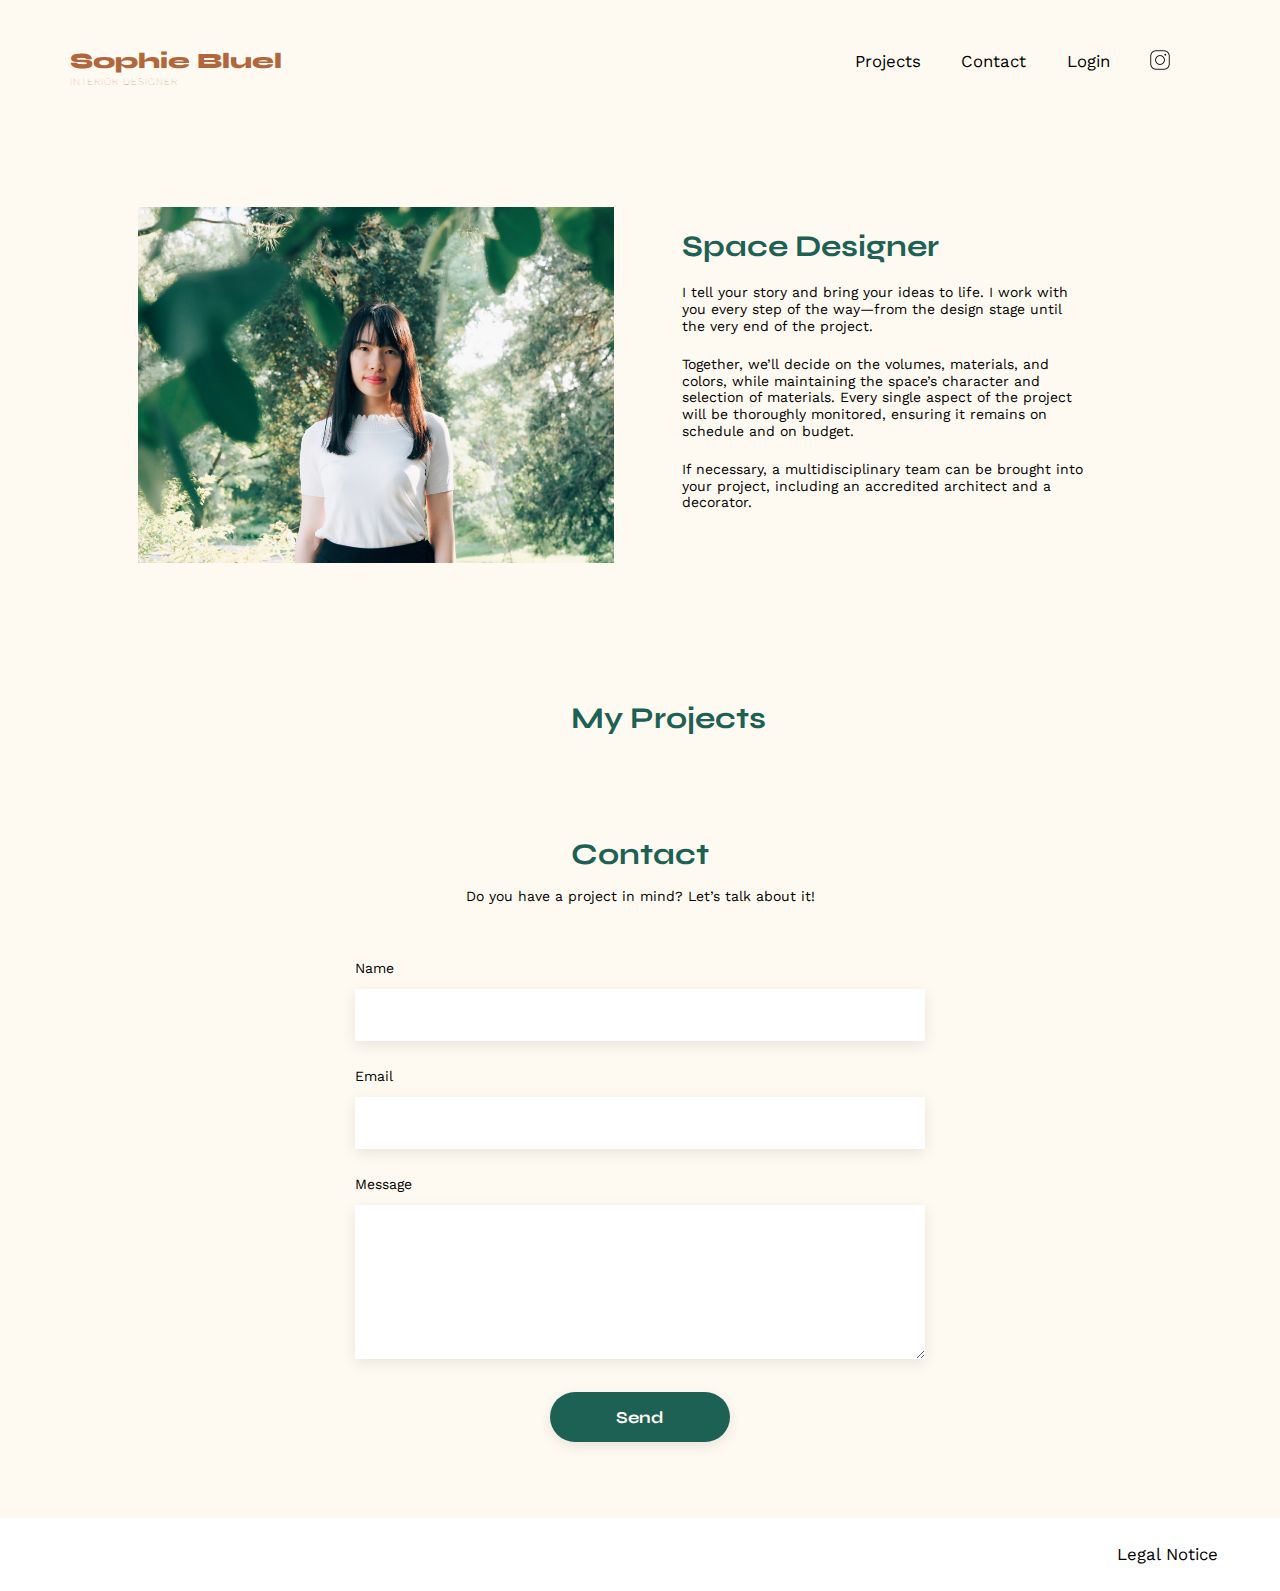
<file: FrontEnd/index.html>
<!DOCTYPE html>
<html lang="fr">

<head>
	<meta charset="UTF-8">
	<title>Sophie Bluel - Interior Designer</title>
	<meta name="viewport" content="width=device-width, initial-scale=1.0">
	<link rel="preconnect" href="https://fonts.googleapis.com">
	<link rel="preconnect" href="https://fonts.gstatic.com" crossorigin>
	<link href="https://fonts.googleapis.com/css2?family=Syne:wght@700;800&family=Work+Sans&display=swap"
		rel="stylesheet">
	<link rel="stylesheet" href="https://cdnjs.cloudflare.com/ajax/libs/font-awesome/6.5.0/css/all.min.css">
	<meta name="description" content="">
	<link rel="stylesheet" href="./assets/style.css">
</head>

<body>
	<div class="admin-bar" id="admin-bar" style="display:none;">
		<p><i class="fa-regular fa-pen-to-square"></i> Editing Mode</p>
	</div>
	<header>
		<h1>Sophie Bluel <span>Interior Designer</span></h1>
		<nav>
			<ul>
				<li>Projects</li>
				<li>Contact</li>
				<li class="auth-nav">
					<a href="login.html" id="login-link">Login</a>
				</li>
				<li><img src="./assets/icons/instagram.png" alt="Instagram"></li>
			</ul>
		</nav>
	</header>
	<main>
		<section id="introduction">
			<figure>
				<img src="./assets/images/sophie-bluel.png" alt="">
			</figure>
			<article>
				<h2>Space Designer</h2>
				<p>I tell your story and bring your ideas to life. I work with you every step of the way—from the design
					stage until the very end of the project.</p>
				<p>Together, we’ll decide on the volumes, materials, and colors, while maintaining the space’s character
					and selection of materials. Every single aspect of the project will be thoroughly monitored,
					ensuring it remains on schedule and on budget.</p>
				<p>If necessary, a multidisciplinary team can be brought into your project, including an accredited
					architect and a decorator.</p>
			</article>
		</section>
		<section id="portfolio">
			<div class="projects-title-container">
				<div class="projects-header">
					<h2>My Projects</h2>
					<span class="edit-btn" style="display: none;">
						<i class="fa-regular fa-pen-to-square"></i> Edit
					</span>
				</div>
			</div>
			<div class="gallery">
				<!-- Dinamically filled with JS -->
			</div>
		</section>
		<section id="contact">
			<h2>Contact</h2>
			<p>Do you have a project in mind? Let’s talk about it!</p>
			<form action="#" method="post">
				<label for="name">Name</label>
				<input type="text" name="name" id="name">
				<label for="email">Email</label>
				<input type="email" name="email" id="email">
				<label for="message">Message</label>
				<textarea name="message" id="message" cols="30" rows="10"></textarea>
				<input type="submit" value="Send">
			</form>
		</section>
	</main>

	<footer>
		<nav>
			<ul>
				<li>Legal Notice</li>
			</ul>
		</nav>
	</footer>

	<!-- Modal Container -->
	<div id="modal" class="modal hidden">
		<div class="modal-content">
			<!-- Navigation Buttons (Arrow and Close) -->

			<button class="modal-close" aria-label="Close modal">
				<i class="fas fa-times"></i>

			</button>
			<button class="modal-back" aria-label="Go back">
				<i class="fas fa-arrow-left"></i>
			</button>

			<!-- Gallery View -->
			<div class="modal-gallery-view">
				<div class="modal-header">
					<h3>Photo Gallery</h3>

				</div>

				<div class="modal-gallery-grid">
					<!-- Dynamically rendered thumbnails go here -->
				</div>

				<hr />
				<button class="btn modal-add-photo-btn">Add a photo</button>
			</div>

			<!-- Add Photo View (Initially Hidden) -->
			<div class="modal-add-photo-view hidden">



				<!-- Modal Title -->
				<h3>Add photo</h3>

				<!-- Upload Form -->
				<form id="photo-form" enctype="multipart/form-data">
					<div class="upload-area">
						<i class="fas fa-image"></i>
						<label for="image-upload" class="upload-label">+ Add photo</label>
						<input type="file" id="image-upload" accept="image/*" hidden />
						<p class="upload-hint">jpg, png: max 4 MB</p>
					</div>
					<!-- Title Field -->
					<div class="form-group">
						<label for="photo-title">Title</label>
						<input type="text" id="photo-title" name="title" required />
					</div>

					<!-- Category Field -->
					<div class="form-group">
						<label for="photo-category">Category</label>
						<select id="photo-category" name="category" required>
							<option value=""></option>
							<!-- Categories dynamically rendered -->
						</select>
					</div>

					<hr />
					<button type="submit" class="btn confirm-btn">Confirm</button>
				</form>
			</div>

		</div>
	</div>

	<script src="./assets/script.js"></script> <!---- replaces hardcoded html -->
</body>


</html>
</file>
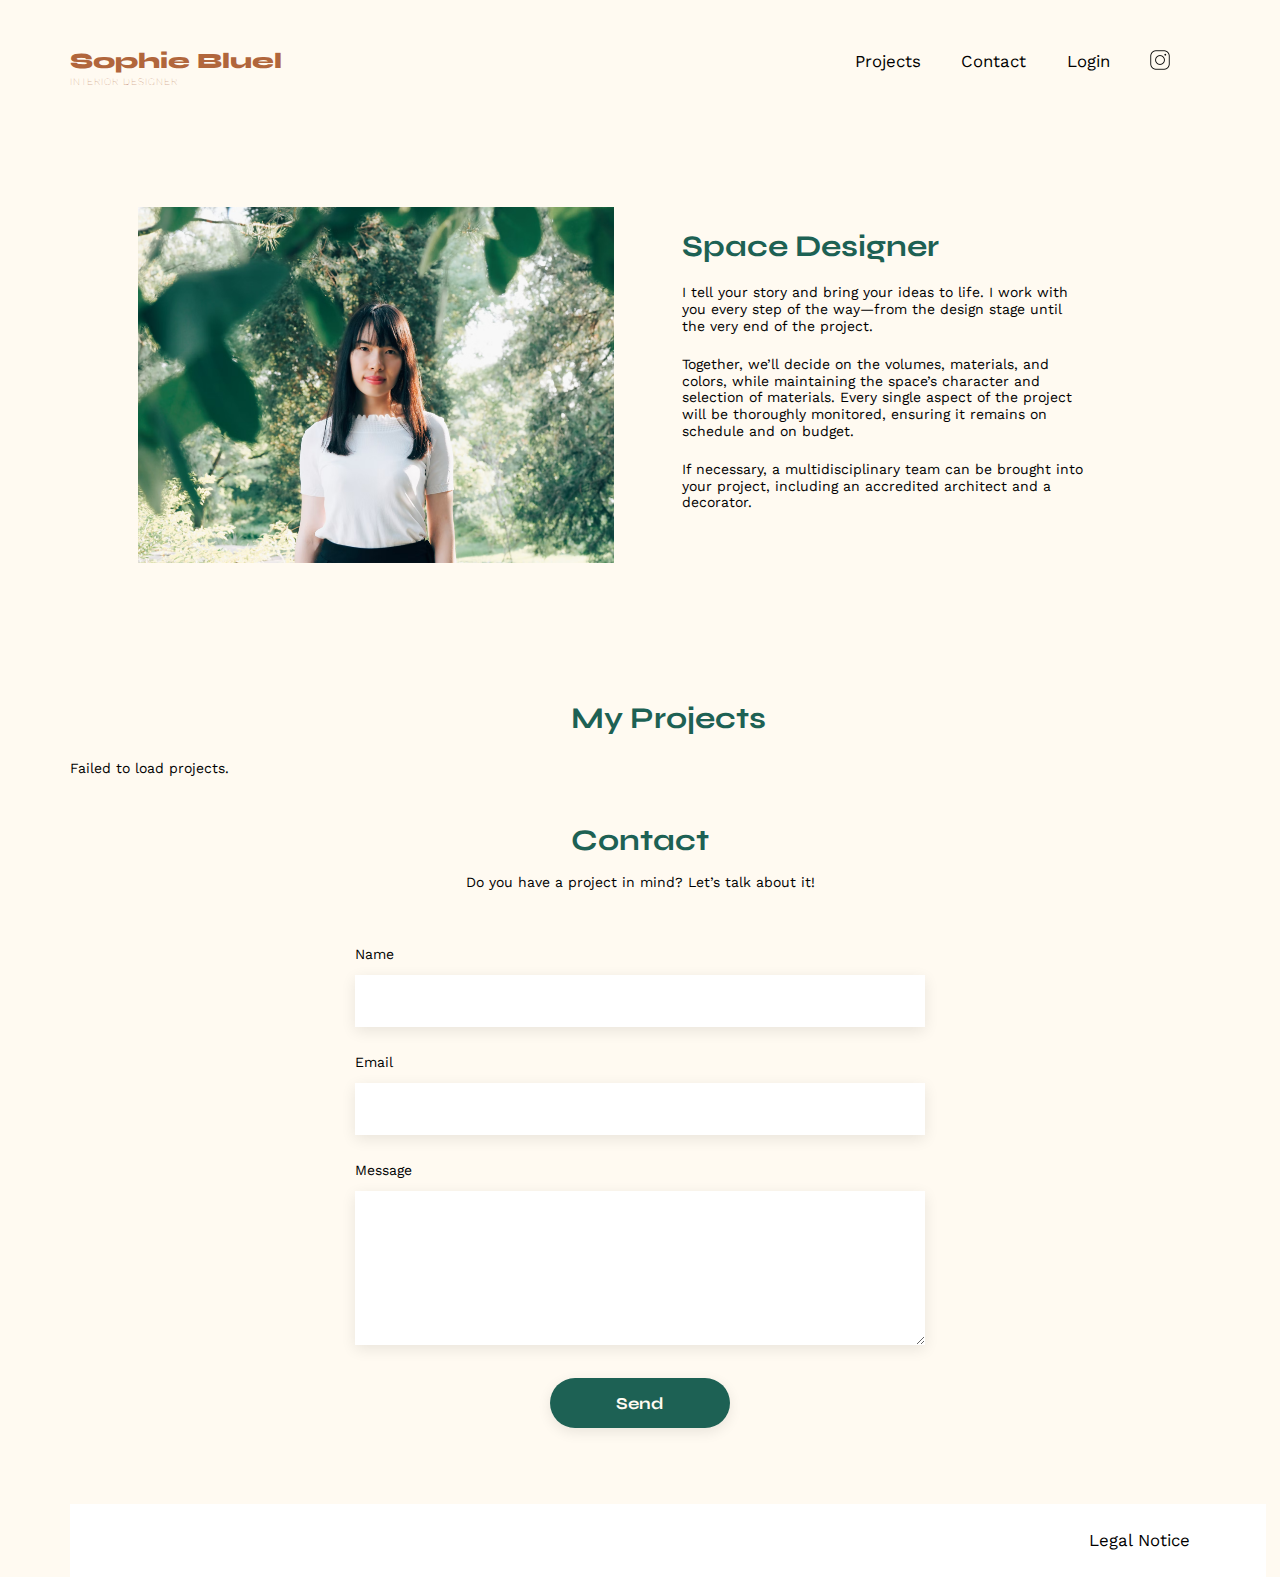
<file: Sophie-Bluel-website-en-master/FrontEnd/index.html>
<!DOCTYPE html>
<html lang="fr">

<head>
	<meta charset="UTF-8">
	<title>Sophie Bluel - Interior Designer</title>
	<meta name="viewport" content="width=device-width, initial-scale=1.0">
	<link rel="preconnect" href="https://fonts.googleapis.com">
	<link rel="preconnect" href="https://fonts.gstatic.com" crossorigin>
	<link href="https://fonts.googleapis.com/css2?family=Syne:wght@700;800&family=Work+Sans&display=swap"
		rel="stylesheet">
	<link rel="stylesheet" href="https://cdnjs.cloudflare.com/ajax/libs/font-awesome/6.5.0/css/all.min.css">
	<meta name="description" content="">
	<link rel="stylesheet" href="./assets/style.css">
</head>

<body>
	<div class="admin-bar" id="admin-bar" style="display:none;">
		<p><i class="fa-regular fa-pen-to-square"></i> Editing Mode</p>
	</div>
	<header>
		<h1>Sophie Bluel <span>Interior Designer</span></h1>
		<nav>
			<ul>
				<li>Projects</li>
				<li>Contact</li>
				<li class="auth-nav">
					<a href="login.html" id="login-link">Login</a>
				</li>
				<li><img src="./assets/icons/instagram.png" alt="Instagram"></li>
			</ul>
		</nav>
	</header>
	<main>
		<section id="introduction">
			<figure>
				<img src="./assets/images/sophie-bluel.png" alt="">
			</figure>
			<article>
				<h2>Space Designer</h2>
				<p>I tell your story and bring your ideas to life. I work with you every step of the way—from the design
					stage until the very end of the project.</p>
				<p>Together, we’ll decide on the volumes, materials, and colors, while maintaining the space’s character
					and selection of materials. Every single aspect of the project will be thoroughly monitored,
					ensuring it remains on schedule and on budget.</p>
				<p>If necessary, a multidisciplinary team can be brought into your project, including an accredited
					architect and a decorator.</p>
			</article>
		</section>
		<section id="portfolio">
			<div class="projects-title-container">
				<h2>My Projects</h2>
				<span class="edit-btn" style="display: none;">
					<i class="fa-regular fa-pen-to-square"></i> Edit
				</span>
			</div>
			<div class="gallery">
				<!-- Dinamically filled with JS -->
			</div>
		</section>
		<section id="contact">
			<h2>Contact</h2>
			<p>Do you have a project in mind? Let’s talk about it!</p>
			<form action="#" method="post">
				<label for="name">Name</label>
				<input type="text" name="name" id="name">
				<label for="email">Email</label>
				<input type="email" name="email" id="email">
				<label for="message">Message</label>
				<textarea name="message" id="message" cols="30" rows="10"></textarea>
				<input type="submit" value="Send">
			</form>
		</section>
	</main>

	<footer>
		<nav>
			<ul>
				<li>Legal Notice</li>
			</ul>
		</nav>
	</footer>

	<!-- Modal Container -->
	<div id="modal" class="modal hidden">
		<div class="modal-content">

			<!-- Gallery View -->
			<div class="modal-gallery-view">
				<div class="modal-header">
					<h3>Photo Gallery</h3>
					<i class="fas fa-times close-modal"></i>
				</div>

				<div class="modal-gallery-grid">
					<!-- Dynamically rendered thumbnails go here -->
				</div>

				<hr />
				<button class="btn modal-add-photo-btn">Add a photo</button>
			</div>

			<!-- Add Photo View (Initially Hidden) -->
			<div class="modal-add-photo-view hidden">
				<div class="modal-header">
					<i class="fas fa-arrow-left go-back"></i>
					<h3>Add photo</h3>
					<i class="fas fa-times close-modal"></i>
				</div>

				<form id="photo-form" enctype="multipart/form-data">
					<div class="upload-area">
						<i class="fas fa-image"></i>
						<label for="image-upload" class="upload-label">+ Add photo</label>
						<input type="file" id="image-upload" accept="image/*" hidden />
						<p class="upload-hint">jpg, png: max 4 MB</p>
					</div>

					<input type="text" placeholder="Title" name="title" required />

					<select name="category" required>
						<option value="">Category</option>
						<!-- Options dynamically rendered -->
					</select>

					<hr />
					<button type="submit" class="btn confirm-btn">Confirm</button>
				</form>
			</div>

		</div>
	</div>

	<script src="./assets/script.js"></script> <!---- replaces hardcoded html -->
</body>


</html>
</file>
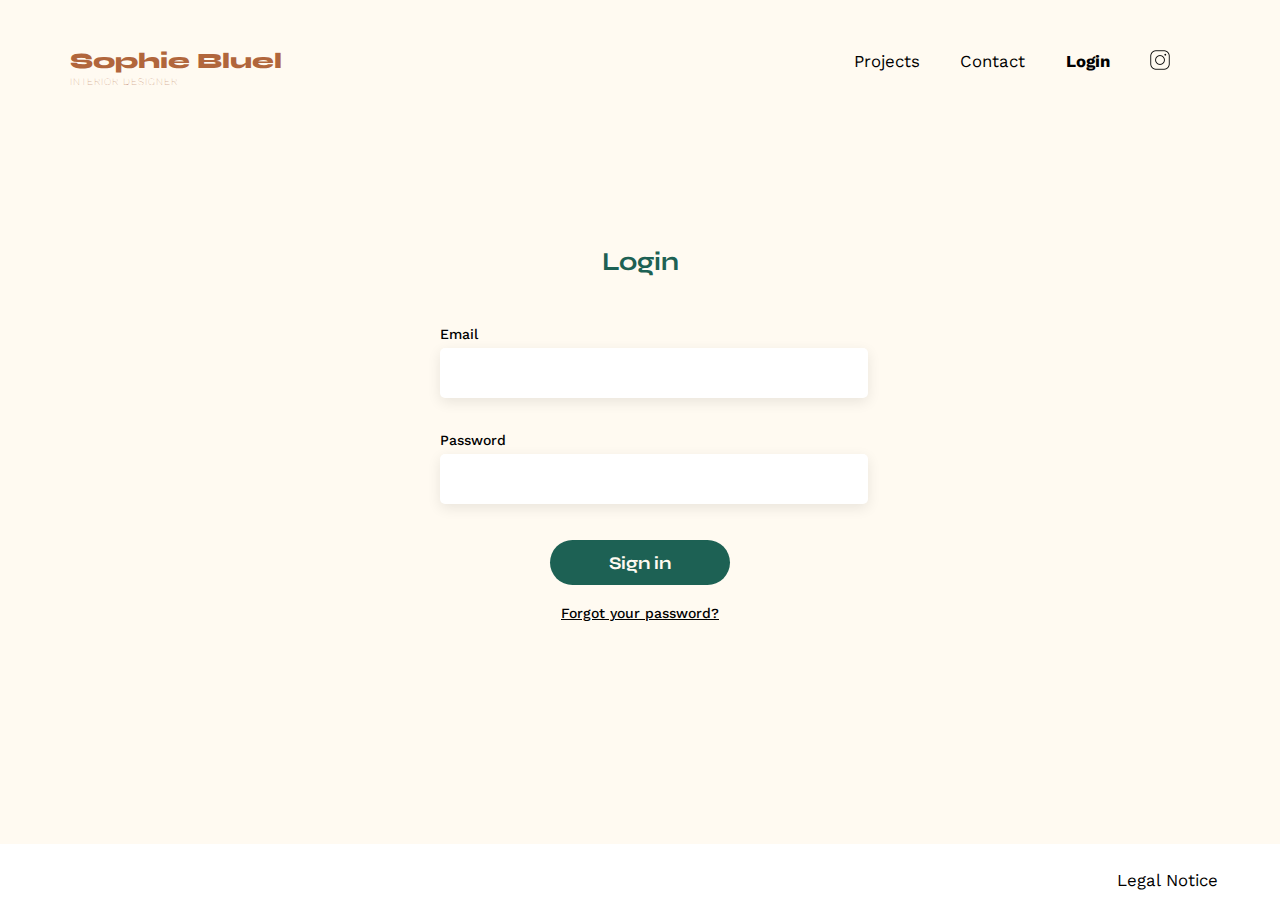
<file: FrontEnd/login.html>
<!DOCTYPE html>
<html lang="en">

<head>
    <meta charset="UTF-8" />
    <meta name="viewport" content="width=device-width, initial-scale=1.0" />
    <title>Login - Sophie Bluel</title>
    <link rel="preconnect" href="https://fonts.googleapis.com">
    <link rel="preconnect" href="https://fonts.gstatic.com" crossorigin>

    <link href="https://fonts.googleapis.com/css2?family=Syne:wght@700;800&family=Work+Sans&display=swap"
        rel="stylesheet">
    <meta name="description" content="">
    <link rel="stylesheet" href="./assets/style.css" />

</head>

<body>
    <header>
        <h1>Sophie Bluel <span>Interior Designer</span></h1>
        <nav>
            <ul>
                <li><a href="index.html">Projects</a></li>
                <li><a href="#">Contact</a></li>
                <li class="auth-nav" id=" auth-nav"><a href="login.html" id="login-link"><strong>Login</strong></a>
                </li>
                <li><img src="./assets/icons/instagram.png" alt="Instagram" /></li>
            </ul>
        </nav>
    </header>

    <main>
        <section class="login-section">
            <h2>Login</h2>

            <form id="login-form" class="login-form">
                <label for="email">Email</label>
                <input type="email" id="email" name="email" required />

                <label for="password">Password</label>
                <input type="password" id="password" name="password" required />

                <button type="submit" class="login-btn">Sign in</button>

                <p id="login-error" style="color: red; display: none;">
                    Incorrect username or password
                </p>
            </form>

            <p class="forgot-password">
                <a href="#">Forgot your password?</a>
            </p>
        </section>
    </main>

    <footer>
        <nav>
            <ul>
                <li>Legal Notice</li>
            </ul>
        </nav>
    </footer>
    <script src="./assets/login.js"></script>
</body>

</html>
</file>
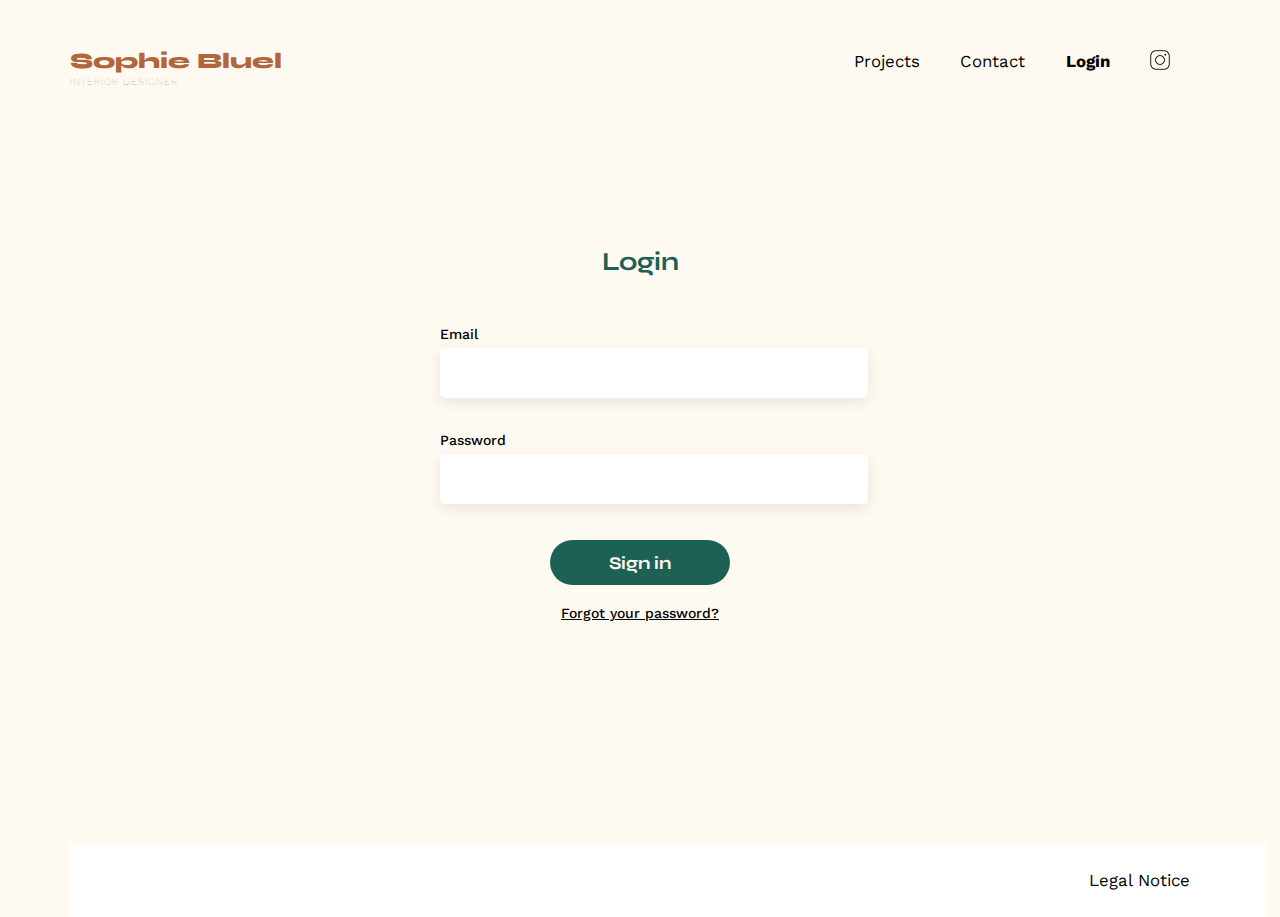
<file: Sophie-Bluel-website-en-master/FrontEnd/login.html>
<!DOCTYPE html>
<html lang="en">

<head>
    <meta charset="UTF-8" />
    <meta name="viewport" content="width=device-width, initial-scale=1.0" />
    <title>Login - Sophie Bluel</title>
    <link rel="preconnect" href="https://fonts.googleapis.com">
    <link rel="preconnect" href="https://fonts.gstatic.com" crossorigin>

    <link href="https://fonts.googleapis.com/css2?family=Syne:wght@700;800&family=Work+Sans&display=swap"
        rel="stylesheet">
    <meta name="description" content="">
    <link rel="stylesheet" href="./assets/style.css" />
    <script src="./assets/login.js"></script>
</head>

<body>
    <header>
        <h1>Sophie Bluel <span>Interior Designer</span></h1>
        <nav>
            <ul>
                <li><a href="index.html">Projects</a></li>
                <li><a href="#">Contact</a></li>
                <li class="auth-nav" id=" auth-nav"><a href="login.html" id="login-link"><strong>Login</strong></a>
                </li>
                <li><img src="./assets/icons/instagram.png" alt="Instagram" /></li>
            </ul>
        </nav>
    </header>

    <main>
        <section class="login-section">
            <h2>Login</h2>

            <form id="login-form" class="login-form">
                <label for="email">Email</label>
                <input type="email" id="email" name="email" required />

                <label for="password">Password</label>
                <input type="password" id="password" name="password" required />

                <button type="submit" class="login-btn">Sign in</button>

                <p id="login-error" style="color: red; display: none;">
                    Incorrect username or password
                </p>
            </form>

            <p class="forgot-password">
                <a href="#">Forgot your password?</a>
            </p>
        </section>
    </main>

    <footer>
        <nav>
            <ul>
                <li>Legal Notice</li>
            </ul>
        </nav>
    </footer>
</body>

</html>
</file>
<file: FrontEnd/assets/style.css>
/* http://meyerweb.com/eric/tools/css/reset/
   v2.0 | 20110126
   License: none (public domain)
*/

html, body, div, span, applet, object, iframe,
h1, h2, h3, h4, h5, h6, p, blockquote, pre,
a, abbr, acronym, address, big, cite, code,
del, dfn, em, img, ins, kbd, q, s, samp,
small, strike, strong, sub, sup, tt, var,
b, u, i, center,
dl, dt, dd, ol, ul, li,
fieldset, form, label, legend,
table, caption, tbody, tfoot, thead, tr, th, td,
article, aside, canvas, details, embed,
figure, figcaption, footer, header, hgroup,
menu, nav, output, ruby, section, summary,
time, mark, audio, video {
	margin: 0;
	padding: 0;
	border: 0;
	font-size: 100%;
	font: inherit;
	vertical-align: baseline;
}
/* HTML5 display-role reset for older browsers */
article, aside, details, figcaption, figure,
footer, header, hgroup, menu, nav, section {
	display: block;
}
body {
	line-height: 1;
}
ol, ul {
	list-style: none;
}
blockquote, q {
	quotes: none;
}
blockquote:before, blockquote:after,
q:before, q:after {
	content: '';
	content: none;
}
table {
	border-collapse: collapse;
	border-spacing: 0;
}
/** end reset css**/
body {
	background-color: #FFFAF1;
	max-width: 1140px;
	margin:auto;
	font-family: 'Work Sans' ;
	font-size: 14px;
}
header {
	display: flex;
	justify-content: space-between;
	margin: 50px 0 120px 0;
}
section {
	margin: 50px 0;
}

h1{
	display: flex;
	flex-direction: column;
	font-family: 'Syne';
	font-size: 22px;
	font-weight: 800;
	color: #B1663C
}

h1 > span {
	font-family: 'Work Sans';
	font-size:10px;
	text-transform: uppercase;
	font-weight: 100;
	margin-top: 0.5em;
	letter-spacing: 0.1em;
;
}

h2{
	font-family: 'Syne';
	font-weight: 700;
	font-size: 30px;
	color: #1D6154;
	
	
}
nav ul {
	display: flex;
	align-items: center;
	list-style-type: none;

}
nav li {
	padding: 0 1.2em;
	font-size: 1.2em;
}

nav li a{
	text-decoration: none;
	color: black;
}
li img {
width: 50%;

}
a:hover,
li:hover {
	color: #B1663C;
}
#introduction {
	display: flex;
	align-items: center;
	padding-inline: 3em ;


}
#introduction figure {
	flex: 1 1 60%;
	max-width: 50%;
	
}
#introduction img {
	display: block;
	margin: auto;
	width: 90%;
	
}

#introduction article {
	flex: 1 1 40%;
	padding-left: 3em;
	padding-right: 6em ;
	line-height: 1.2em;
	
}
#introduction h2 {
	margin-bottom: 1em;
}

#introduction p {
	margin-bottom: 1.5em;
}

.projects-header {
	display: flex;
	align-items: baseline;
	justify-content: center;
	gap: 1rem; /* Adjust spacing between My Projects and Edit */
	margin-bottom: 3.5rem; /* Adjust spacing below to the gallery */
  }

.filters {
	text-align: center;
	margin-bottom: 3.5em;
  }
  
  .filters button {
	padding: 0.5em 1.2em;
	margin: 0 0.5em;

	font-family: 'Syne';
	font-size: 16px;
	background-color: #FFFAF1;
	border: 1px solid #1D6154;
	color: #1D6154;
	border-radius: 25px;
	cursor: pointer;
	transition: all 0.2s ease;
  }
  .filters button:first-of-type {
	padding: 0.5em 2.2em;
  }

  .filters button.active,
  .filters button:hover {
	background-color: #1D6154;
	color: #FFFAF1;
  }

#portfolio h2 {
	text-align: center;
	margin-top: 3em;
}
.gallery {
	width: 100%;
	display: grid;
	grid-template-columns: 1fr 1fr 1fr;
	grid-column-gap: 20px;
	grid-row-gap: 20px;
}

.gallery img {
	width: 100%;
}

figcaption {
	padding-top: 0.5em;
}
#contact {
	width: 50%;
margin: auto;
}
#contact > * {
	text-align: center;

}
#contact h2{
	margin-bottom: 20px;
}
#contact form {
	text-align: left;
	margin-top:30px;
	display: flex;
	flex-direction: column;
}

#contact input {
	height: 50px;
	font-size: 1.2em;
	border: none;
	box-shadow: 0px 4px 14px rgba(0, 0, 0, 0.09);
}
#contact label {
	margin: 2em 0 1em 0;
	
}
#contact textarea {
	border: none;
	box-shadow: 0px 4px 14px rgba(0, 0, 0, 0.09);
}

input[type="submit"]{
	font-family: 'Syne';
	font-weight: 700;
	color: #FFFAF1;
	background-color: #1D6154;
	margin : 2em auto ;
	width: 180px;
	text-align: center;
	border-radius: 60px ;
}
footer {
	background-color: white;
	
	padding: 2em 2em;
	margin-top: 3em;
	position: relative;
	left: 50%;
	transform: translateX(-50%);
	width: 100vw;
	max-width: none;
	
}
footer nav ul {
	display: flex;
	justify-content: flex-end;
	padding-right: 3em;
	
}

/* Login Page */


strong{

	font-weight: 700;

}
.login-section {
	
	max-width: 400px;
	margin: 8em auto;
	padding: 3em 2.5em;
	margin-bottom: 13em;  /*practical fixing of footer to the bottom of the page*/
	

  }
  
  .login-section h2 {
	text-align: center;
	font-family: 'Syne';
	font-weight: 700;
	font-size: 26px;
	color: #1D6154;
	margin-bottom: 2em;
  }
  
  .login-form label {
	font-weight: 500;
	display: block;
	margin: 2.5em 0 0.5em;
  }

  .login-form input {
	width: 100%;
	height: 50px;
	font-size: 1em;
	border: none;
	border-radius: 5px;
	box-shadow: 0px 4px 14px rgba(0, 0, 0, 0.09);
	padding: 0 1em;
  }

  .login-form button {
	font-family: 'Syne';
	font-weight: 700;
	font-size: 18px;
	color: #FFFAF1;
	background-color: #1D6154;
	margin: 2em auto 1em;
	width: 180px;
	height: 45px;
	text-align: center;
	border: none;
	border-radius: 60px;
	cursor: pointer;
	display: block;
	transition: background-color 0.3s ease;
  }
  .login-form button:hover {
	background-color: #14463e;
  }

  .forgot-password {
	text-align: center;
	margin-top: 1.5em;
  }
  
  .forgot-password a {
	
	color: black;
	font-weight: 500;
  }

  .error-message {
	color: red;
	text-align: center;
	margin-bottom: 1em;
  }

 /* Admin Edit styles */

 .admin-bar {
	
	background-color: black;
	color: white;
	display: flex;
	justify-content: center;
	padding: 1.5em 3em;
	font-size: 14px;
	align-items: center;
	font-size: 16px;
	position: relative;  /*fix to allow admin bar to stretch past parent (body) limitation*/
	left: 50%;
	transform: translateX(-50%);
	width: 100vw;
	max-width: none;
  }
  
  
  
  .edit-btn {
	font-size: 14px;
	font-weight: 500;
	margin-left: 1em;
	color: black;
	cursor: pointer;
	gap: 0.5em;
	position: relative; /* slight lift up to match h2 baseline visually */
	top: -5px; /* fine-tuning positioning */
  }
  .projects-title-container {
	display: flex;
	justify-content: center;
	align-items: center;
	gap: 1em;
	
	padding-left: 4em;
  }


  /* Modal Base Styles */
.modal {
	position: fixed;
	inset: 0;
	background-color: rgba(0, 0, 0, 0.6);
	display: flex;
	justify-content: center;
	align-items: center;
	z-index: 1000;
  }
  
  .modal.hidden {
	display: none;
  }
  
  .modal-content {
	background: #fff;
	padding: 2rem;
	border-radius: 8px;
	width: 600px;
	max-width: 90%;
	position: relative;
	
  }
  
  /* Modal Header */
  .modal-header {
	
	position: relative;
	text-align: center;
	margin-bottom: 1em;
  }
  
  .modal-header h3 {
	font-size: 1.5rem;
	margin-top: 1.5rem;
	margin-bottom: 3rem;
  }
  
  .modal-close {
	position: absolute;
	top: 25px;
	right: 30px;
	background: none;
	border: none;
	font-size: 1.2rem;
	color: #000000;
	cursor: pointer;
	/* z-index: 10;  */
  }
  .modal-close:hover {
	color: #1D6154; 
  }
  /* Back Button for upload page*/
  .modal-back {
	display: none; /* Hidden by default */
	position: absolute;
	top: 20px;
	left: 20px;
	background: none;
	border: none;
	font-size: 1.5rem;
	cursor: pointer;
	z-index: 20;
  }
.modal-back:hover {
	color: #1d6154;
}
  

  /* Gallery Grid */
  .modal-gallery-grid {
	
	display: grid;
	grid-template-columns: repeat(5, 1fr); /* 5 images per row */
	gap: 10px;
	row-gap: 30px;
	margin-top: 2rem;
	margin-bottom: 4rem;
	justify-items: center;
	padding-inline: 4.5rem;
  }
  
  .modal-gallery-grid figure {
	width: 100%;
	height: auto;
	position: relative;
	margin: 0;
  }

  .modal-gallery-grid img {
	height: auto;
	border: 1px solid #ddd;
	position: relative;
	
  }
  
  
  /* Upload Area */

  /* Modal Add Photo View Styling */

  .modal-add-photo-view {
    position: relative;
    width: 75%; /* Match HR width */
    margin: 0 auto;
    text-align: center;

	
}
.modal-add-photo-view h3 {
    font-size: 1.5rem;
    margin-top: 2rem;
    margin-bottom: 2rem;
}


  .upload-area {
	background: #E8F1F6;
	/* padding: 1.7rem; */
	text-align: center;
	border-radius: 6px;
	margin-bottom: 2.5rem;
	position: relative;
  }
  
  .upload-area i {
	font-size: 4.3rem;
	color: #B9C5CC;
	padding-top: 1.2rem;
  }
  
  .upload-label {
	width: 40%;
	display: block;
	margin: 0 auto;
	margin-block: 0.7rem;
	font-size: 14px;
	font-weight: 600;
	cursor: pointer;
	color: #306685;
	background-color: #CBD6DC;
	padding: 0.7rem 0.7rem;
	border-radius: 50px;
object-fit: cover;
  }
  
  .upload-hint {
	font-size: 10px;
	color: #444444;
	padding-bottom: 1.5em;
  }
  
  /* Form Elements */
  #modal input[type="text"],   /*using ID to only select the inputs inside the modal*/
  #modal select {
	width: 100%;
	margin-bottom: 1.2rem;
	padding: 0.75rem; /* needed to maintain simetry with category bar*/
	font-size: 1rem;
  }
  #modal input[type="text"]{
	width: 95%;  /*fixing discrepancy of width with category form*/
	
  }
  .form-group {
    text-align: left;
    margin: 1rem 0;
}

.form-group label {
    display: block;
    margin-bottom: 0.5rem;
    font-weight: 500;
}

.form-group input,
.form-group select {
    width: 100%;
    padding: 0.75rem;
    font-size: 1rem;
   
    border: 0px solid #ccc;
    box-shadow: 0px 4px 14px rgba(0, 0, 0, 0.09);
}

#photo-form hr {
    width: 100%;
    margin: 2rem 0;
    border: none;
    border-top: 1px solid #ccc;
}



  
  /* Buttons */
  .btn {
	font-family: Syne;
	background-color: #1d6154;
	color: #fff;
	padding: 0.5rem 3.5rem;
	border: none;
	border-radius: 30px;
	font-size: 14px;
	cursor: pointer;
	display: block;
	margin: 0 auto;
	margin-top: 2rem;
	margin-bottom: 0.5rem;
  }
  
  .btn:hover {
	background-color: #14463d;
  }
  
  .confirm-btn {
	font-family: Syne;
	background-color:#A7A7A7;
	color: #fff;
	padding: 0.5rem 5rem;
	border: none;
	border-radius: 30px;
	font-size: 14px;
	cursor: pointer;
	display: block;
	margin: 0 auto;
	margin-top: 2rem;
	margin-bottom: 1.5rem;
  }

  .modal hr {
    width: 75%;
    margin: 2rem auto;
    border: none;
    border-top: 1px solid #ccc;
}
  
  /* Utility */
  .hidden {
	display: none;
  }

  /*Modal After gallery rendering & img dele icon */

  .modal-thumbnail {
	position: relative;
	width: 75px;
	height: 100px;
  }
  
  .modal-thumbnail img {
	width: 100%;
	height: auto;
	display: block;
	
	object-fit: cover;
  }
  
  .modal-thumbnail .delete-icon {
	position: absolute;
	top: 5px;
	right: 5px;
	background-color: black;
	color: white;
	padding: 5px;
	border-radius: 2px;
	font-size: 0.65rem;
	cursor: pointer;
  }


/* Upload Form Image */

.preview-img {
    
	width:  30%;
    height: auto;
    object-fit: cover;
	vertical-align: bottom;  /*fixes inline element <img> line-height*/
	
}
</file>
<file: Sophie-Bluel-website-en-master/FrontEnd/assets/style.css>
/* http://meyerweb.com/eric/tools/css/reset/
   v2.0 | 20110126
   License: none (public domain)
*/

html, body, div, span, applet, object, iframe,
h1, h2, h3, h4, h5, h6, p, blockquote, pre,
a, abbr, acronym, address, big, cite, code,
del, dfn, em, img, ins, kbd, q, s, samp,
small, strike, strong, sub, sup, tt, var,
b, u, i, center,
dl, dt, dd, ol, ul, li,
fieldset, form, label, legend,
table, caption, tbody, tfoot, thead, tr, th, td,
article, aside, canvas, details, embed,
figure, figcaption, footer, header, hgroup,
menu, nav, output, ruby, section, summary,
time, mark, audio, video {
	margin: 0;
	padding: 0;
	border: 0;
	font-size: 100%;
	font: inherit;
	vertical-align: baseline;
}
/* HTML5 display-role reset for older browsers */
article, aside, details, figcaption, figure,
footer, header, hgroup, menu, nav, section {
	display: block;
}
body {
	line-height: 1;
}
ol, ul {
	list-style: none;
}
blockquote, q {
	quotes: none;
}
blockquote:before, blockquote:after,
q:before, q:after {
	content: '';
	content: none;
}
table {
	border-collapse: collapse;
	border-spacing: 0;
}
/** end reset css**/
body {
	background-color: #FFFAF1;
	max-width: 1140px;
	margin:auto;
	font-family: 'Work Sans' ;
	font-size: 14px;
}
header {
	display: flex;
	justify-content: space-between;
	margin: 50px 0 120px 0;
}
section {
	margin: 50px 0;
}

h1{
	display: flex;
	flex-direction: column;
	font-family: 'Syne';
	font-size: 22px;
	font-weight: 800;
	color: #B1663C
}

h1 > span {
	font-family: 'Work Sans';
	font-size:10px;
	text-transform: uppercase;
	font-weight: 100;
	margin-top: 0.5em;
	letter-spacing: 0.1em;
;
}

h2{
	font-family: 'Syne';
	font-weight: 700;
	font-size: 30px;
	color: #1D6154;
	
	
}
nav ul {
	display: flex;
	align-items: center;
	list-style-type: none;

}
nav li {
	padding: 0 1.2em;
	font-size: 1.2em;
}

nav li a{
	text-decoration: none;
	color: black;
}
li img {
width: 50%;

}
a:hover,
li:hover {
	color: #B1663C;
}
#introduction {
	display: flex;
	align-items: center;
	padding-inline: 3em ;


}
#introduction figure {
	flex: 1 1 60%;
	max-width: 50%;
	
}
#introduction img {
	display: block;
	margin: auto;
	width: 90%;
	
}

#introduction article {
	flex: 1 1 40%;
	padding-left: 3em;
	padding-right: 6em ;
	line-height: 1.2em;
	
}
#introduction h2 {
	margin-bottom: 1em;
}

#introduction p {
	margin-bottom: 1.5em;
}

.filters {
	text-align: center;
	margin: 3em 0 3em 0;
  }
  
  .filters button {
	padding: 0.5em 1.2em;
	margin: 0 0.5em;

	font-family: 'Syne';
	font-size: 18px;
	background-color: #FFFAF1;
	border: 1px solid #1D6154;
	color: #1D6154;
	border-radius: 25px;
	cursor: pointer;
	transition: all 0.2s ease;
  }
  .filters button:first-of-type {
	padding: 0.5em 2.2em;
  }

  .filters button.active,
  .filters button:hover {
	background-color: #1D6154;
	color: #FFFAF1;
  }

#portfolio h2 {
	text-align: center;
	margin-top: 3em;
}
.gallery {
	width: 100%;
	display: grid;
	grid-template-columns: 1fr 1fr 1fr;
	grid-column-gap: 20px;
	grid-row-gap: 20px;
}

.gallery img {
	width: 100%;
}

figcaption {
	padding-top: 0.5em;
}
#contact {
	width: 50%;
margin: auto;
}
#contact > * {
	text-align: center;

}
#contact h2{
	margin-bottom: 20px;
}
#contact form {
	text-align: left;
	margin-top:30px;
	display: flex;
	flex-direction: column;
}

#contact input {
	height: 50px;
	font-size: 1.2em;
	border: none;
	box-shadow: 0px 4px 14px rgba(0, 0, 0, 0.09);
}
#contact label {
	margin: 2em 0 1em 0;
	
}
#contact textarea {
	border: none;
	box-shadow: 0px 4px 14px rgba(0, 0, 0, 0.09);
}

input[type="submit"]{
	font-family: 'Syne';
	font-weight: 700;
	color: #FFFAF1;
	background-color: #1D6154;
	margin : 2em auto ;
	width: 180px;
	text-align: center;
	border-radius: 60px ;
}
footer {
	background-color: white;
	
	width: 100%;
	padding: 2em 2em;
	margin-top: 3em;
}
footer nav ul {
	display: flex;
	justify-content: flex-end;
	padding-right: 2em;
	
}

/* Login Page */


strong{

	font-weight: 700;

}
.login-section {
	
	max-width: 400px;
	margin: 8em auto;
	padding: 3em 2.5em;
	margin-bottom: 13em;  /*practical fixing of footer to the bottom of the page*/
	

  }
  
  .login-section h2 {
	text-align: center;
	font-family: 'Syne';
	font-weight: 700;
	font-size: 26px;
	color: #1D6154;
	margin-bottom: 2em;
  }
  
  .login-form label {
	font-weight: 500;
	display: block;
	margin: 2.5em 0 0.5em;
  }

  .login-form input {
	width: 100%;
	height: 50px;
	font-size: 1em;
	border: none;
	border-radius: 5px;
	box-shadow: 0px 4px 14px rgba(0, 0, 0, 0.09);
	padding: 0 1em;
  }

  .login-form button {
	font-family: 'Syne';
	font-weight: 700;
	font-size: 18px;
	color: #FFFAF1;
	background-color: #1D6154;
	margin: 2em auto 1em;
	width: 180px;
	height: 45px;
	text-align: center;
	border: none;
	border-radius: 60px;
	cursor: pointer;
	display: block;
	transition: background-color 0.3s ease;
  }
  .login-form button:hover {
	background-color: #14463e;
  }

  .forgot-password {
	text-align: center;
	margin-top: 1.5em;
  }
  
  .forgot-password a {
	
	color: black;
	font-weight: 500;
  }

  .error-message {
	color: red;
	text-align: center;
	margin-bottom: 1em;
  }

 /* Admin Edit styles */

 .admin-bar {
	
	background-color: black;
	color: white;
	display: flex;
	justify-content: center;
	padding: 1.5em 3em;
	font-size: 14px;
	align-items: center;
	font-size: 16px;

  }
  
  
  
  .edit-btn {
	font-size: 14px;
	font-weight: 500;
	margin-left: 1em;
	color: black;
	cursor: pointer;
	padding-top: 3em;
	gap: 0.5em;
  }
  .projects-title-container {
	display: flex;
	justify-content: center;
	align-items: center;
	gap: 1em;
	margin-bottom: 2em;
	padding-left: 4em;
  }


  /* Modal Base Styles */
.modal {
	position: fixed;
	inset: 0;
	background-color: rgba(0, 0, 0, 0.6);
	display: flex;
	justify-content: center;
	align-items: center;
	z-index: 1000;
  }
  
  .modal.hidden {
	display: none;
  }
  
  .modal-content {
	background: #fff;
	padding: 2rem;
	border-radius: 8px;
	width: 600px;
	max-width: 90%;
	position: relative;
  }
  
  /* Modal Header */
  .modal-header {
	display: flex;
	justify-content: space-between;
	align-items: center;
  }
  
  .modal-header h3 {
	font-size: 1.5rem;
	margin: 0;
  }
  
  .modal-header .fa-times,
  .modal-header .fa-arrow-left {
	cursor: pointer;
	font-size: 1.2rem;
	color: #333;
  }
  
  /* Gallery Grid */
  .modal-gallery-grid {
	display: flex;
	flex-wrap: wrap;
	gap: 10px;
	margin: 1.5rem 0;
  }
  
  .modal-gallery-grid img {
	width: 100px;
	height: auto;
	border: 1px solid #ddd;
	position: relative;
  }
  
  /* Upload Area */
  .upload-area {
	background: #e9eff3;
	padding: 2rem;
	text-align: center;
	border-radius: 6px;
	margin-bottom: 1.5rem;
  }
  
  .upload-area i {
	font-size: 3rem;
	color: #b0b0b0;
  }
  
  .upload-label {
	display: block;
	margin: 0.5rem 0;
	font-weight: bold;
	cursor: pointer;
  }
  
  .upload-hint {
	font-size: 0.75rem;
	color: #666;
  }
  
  /* Form Elements */
  #modal input[type="text"],   /*using ID to only select the inputs inside the modal*/
  #modal select {
	width: 100%;
	margin-bottom: 1.2rem;
	padding: 0.75rem;
	font-size: 1rem;
	border-radius: 6px;
	border: 1px solid #ccc;
  }
  
  /* Buttons */
  .btn {
	background-color: #1d6154;
	color: #fff;
	padding: 0.75rem 1.5rem;
	border: none;
	border-radius: 30px;
	font-size: 1rem;
	cursor: pointer;
	display: block;
	margin: 0 auto;
  }
  
  .btn:hover {
	background-color: #14463d;
  }
  
  .confirm-btn {
	background-color: gray;
  }
  
  /* Utility */
  .hidden {
	display: none;
  }
</file>
